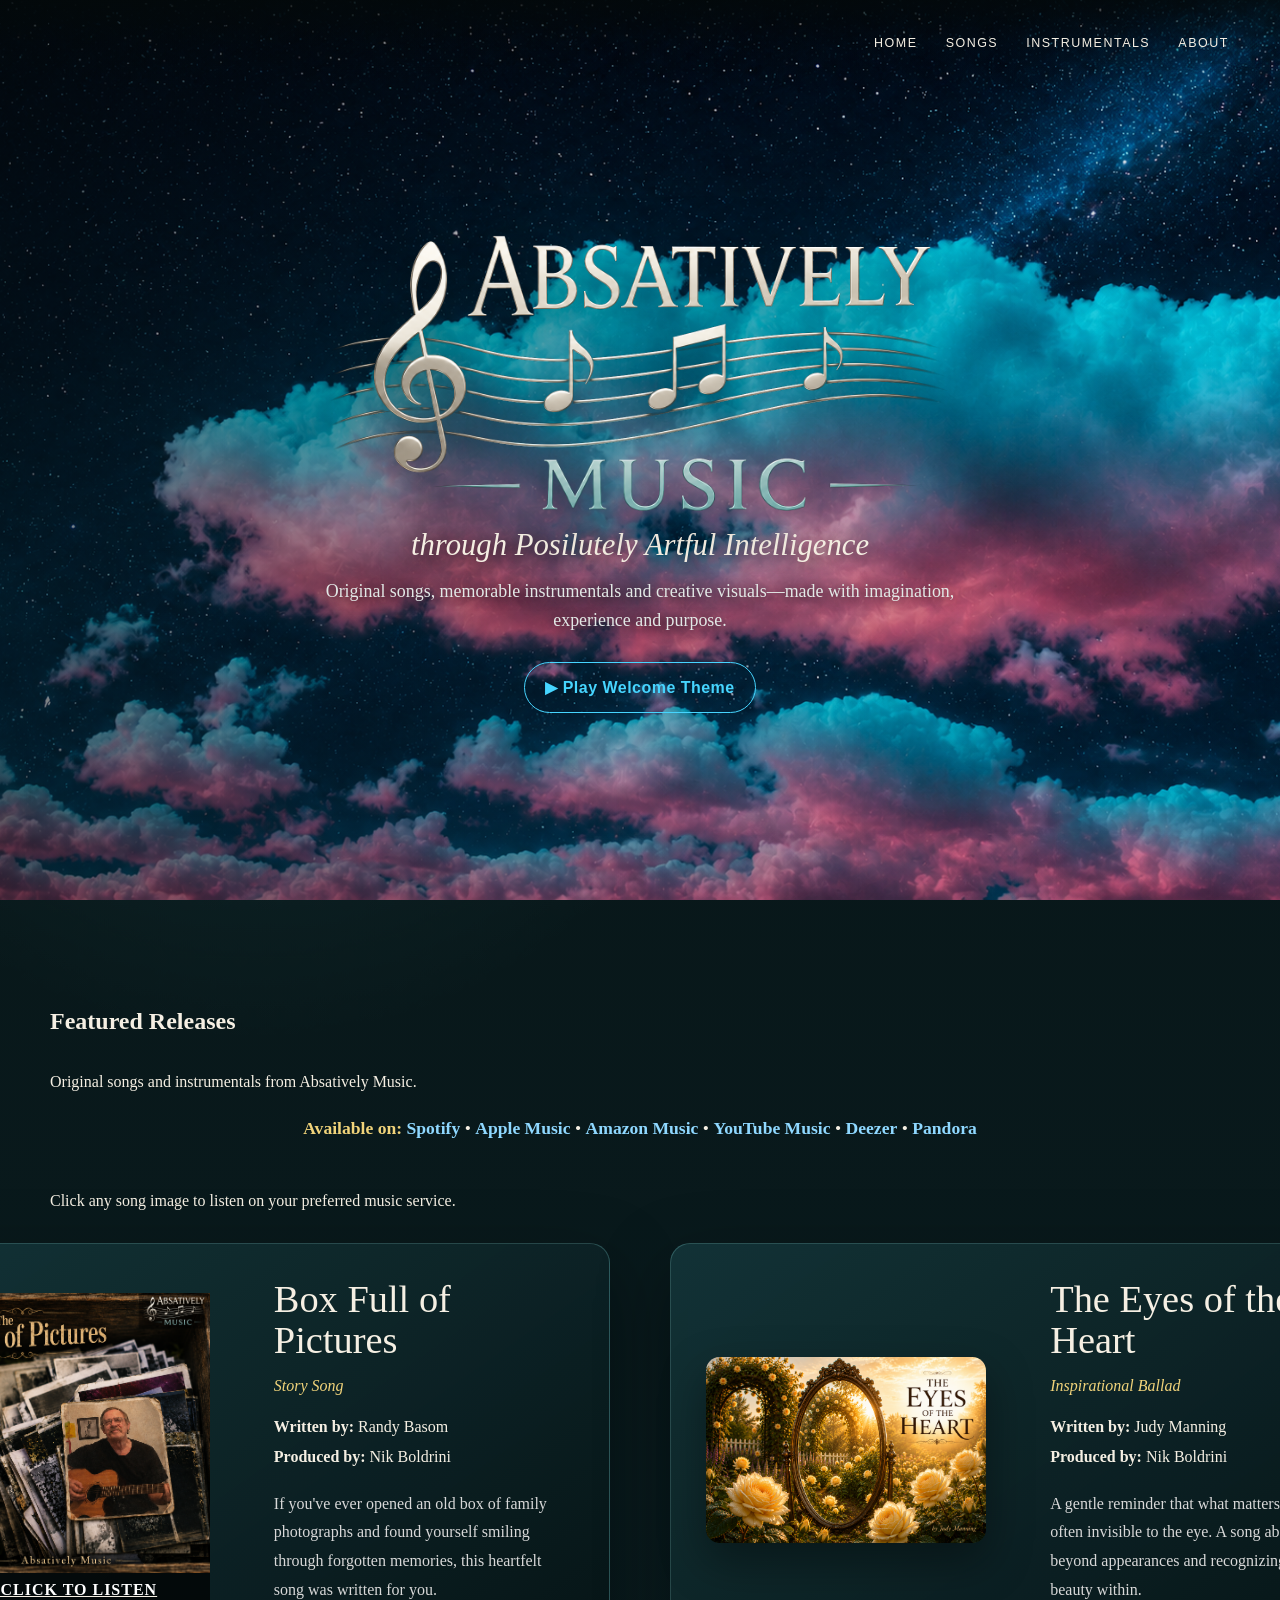
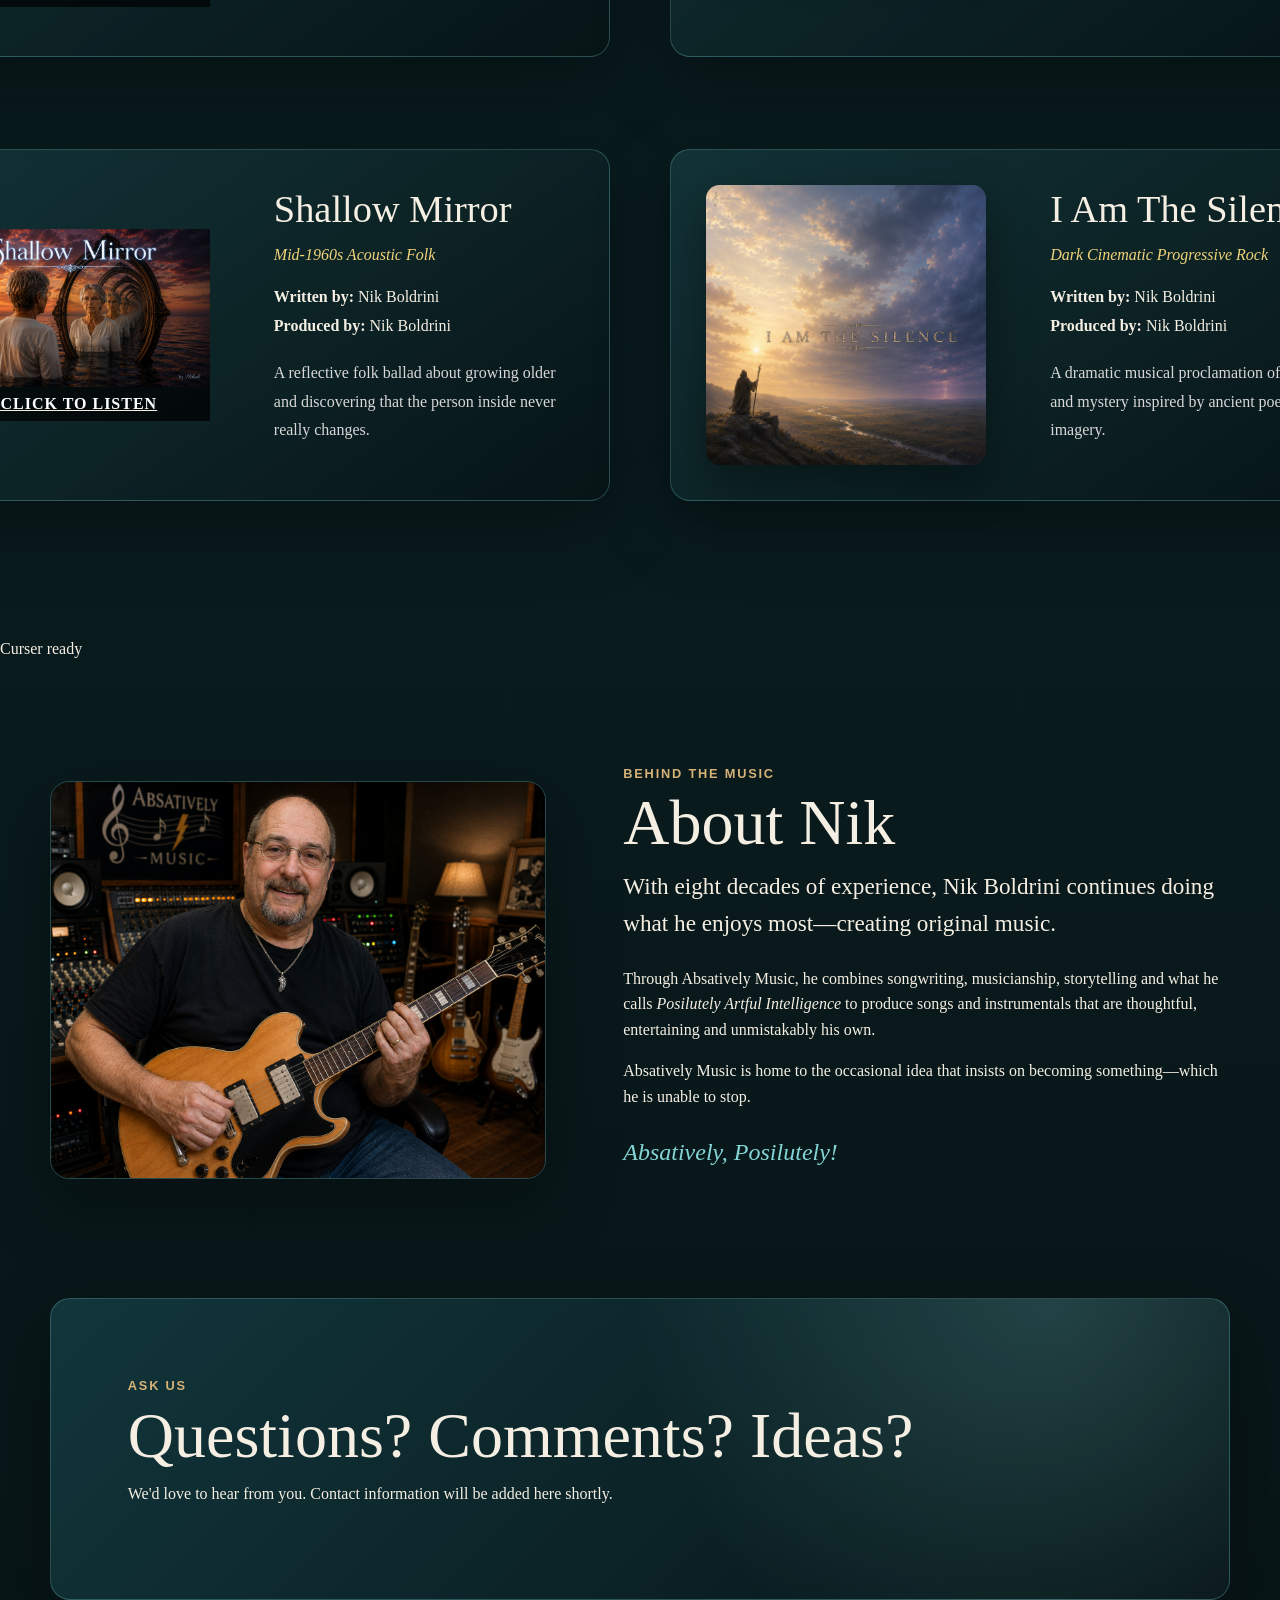
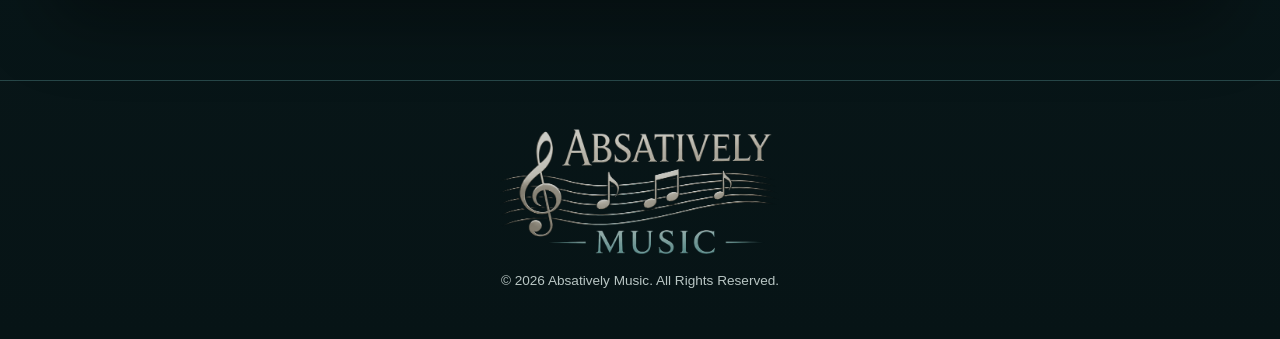
<file: index.html>
<!doctype html>
<html lang="en">
<head>
  <meta charset="utf-8">
  <meta name="viewport" content="width=device-width, initial-scale=1">
  <meta name="description" content="Absatively Music — original songs, inspired stories and timeless instrumentals created through Posilutely Artful Intelligence.">
  <title>Absatively Music</title>
  <link rel="stylesheet" href="styles.css">
</head>
<body>
<header class="hero" id="home">
  <nav class="nav" aria-label="Main navigation">
    <button class="menu" aria-expanded="false" aria-controls="links" aria-label="Open navigation menu">☰</button>
    <div class="links" id="links">
      <a href="#home">Home</a>
<a href="#songs">Songs</a>
<a href="#instrumentals">Instrumentals</a>
<a href="#about">About</a>
    </div>
  </nav>

  <div class="hero-content">
    <img class="hero-logo" src="assets/absatively-logo.png" alt="Absatively Music">
    <p class="hero-tagline">through Posilutely Artful Intelligence</p>
    <p class="intro">Original songs, memorable instrumentals and creative visuals—made with imagination, experience and purpose.</p>
<div class="hero-player-row">    
<div class="actions">
     <!-- Browse button removed for Version 2 -->
      <button class="button secondary" id="themeButton">▶ Play Welcome Theme</button>
    </div>
    <audio class="hero-audio" id="themeAudio" preload="metadata">
      <source src="assets/theme.mp3" type="audio/mpeg">
      Your browser does not support the audio element.
    </audio>
<script>
document.addEventListener('DOMContentLoaded', function () {
    const audio = document.getElementById('themeAudio');
    const button = document.getElementById('themeButton');

    if (!audio || !button) return;

    audio.volume = 0.20;

    button.addEventListener('click', function () {

        if (audio.paused) {
            audio.play();
            button.textContent = '⏸ Pause Welcome Theme';
        } else {
            audio.pause();
            button.textContent = '▶ Play Welcome Theme';
        }

    });

    audio.addEventListener('ended', function () {
        button.textContent = '▶ Play Welcome Theme';
    });

});
</script>
  </div>
</header>

<main>
  <section class="section" id="selections">

<h2>Featured Releases</h2>
<p class="catalog-intro">
<p>Original songs and instrumentals from Absatively Music.</p>


<div class="streaming-links">
<strong>Available on:</strong>
<a href="#">Spotify</a> •
<a href="#">Apple Music</a> •
<a href="#">Amazon Music</a> •
<a href="#">YouTube Music</a> •
<a href="#">Deezer</a> •
<a href="#">Pandora</a>
</div><p class="song-instruction">
Click any song image to listen on your preferred music service.
</p>   
<div class="catalog-grid">
    <article class="feature-card">
     <a class="cover-link" href="https://distrokid.com/hyperfollow/absativelymusic/box-full-of-pictures?ref=release" target="_blank">
  <img src="assets/box-full-of-pictures.png" alt="Box Full of Pictures cover art">
  <span class="cover-label">▶ CLICK TO LISTEN</span>
</a>
      <div>
        
        <h3>Box Full of Pictures</h3>
<p class="genre">Story Song</p>

<p class="credit"><strong>Written by:</strong> Randy Basom</p>

<p class="credit"><strong>Produced by:</strong> Nik Boldrini</p>
       
       
        <p class="description">
If you've ever opened an old box of family photographs and found yourself smiling through forgotten memories, this heartfelt song was written for you.
</p>
      </div>
    </article>
<article class="feature-card">
    <img src="assets/eyes-of-the-heart.png" alt="The Eyes of the Heart cover art">

  
 <div>
        <h3>The Eyes of the Heart</h3>

        <p class="genre">Inspirational Ballad</p>

        <p class="credit"><strong>Written by:</strong> Judy Manning</p>

        <p class="credit"><strong>Produced by:</strong> Nik Boldrini</p>

        <p class="description">
            A gentle reminder that what matters most is often invisible to the eye. A song about seeing beyond appearances and recognizing the beauty within.
        </p>
    </div>

    
</article>
<article class="feature-card">
    <a class="cover-link" href="https://distrokid.com/hyperfollow/absativelymusic/shallow-mirror?ref=release" target="_blank">
  <img src="assets/Shallow Mirror Title.png" alt="Shallow Mirror cover art">
  <span class="cover-label">▶ CLICK TO LISTEN</span>
</a>

    <div>
        <h3>Shallow Mirror</h3>

        <p class="genre">Mid-1960s Acoustic Folk</p>

        <p class="credit"><strong>Written by:</strong> Nik Boldrini</p>

        <p class="credit"><strong>Produced by:</strong> Nik Boldrini</p>

        <p class="description">
            A reflective folk ballad about growing older and discovering that the person inside never really changes.
        </p>
    </div>
</article>
<article class="feature-card">
    <img src="assets/The Silence.png" alt="I Am The Silence cover art">

    <div>
        <h3>I Am The Silence</h3>

        <p class="genre">Dark Cinematic Progressive Rock</p>

        <p class="credit"><strong>Written by:</strong> Nik Boldrini</p>

        <p class="credit"><strong>Produced by:</strong> Nik Boldrini</p>

        <p class="description">
            A dramatic musical proclamation of paradox and mystery inspired by ancient poetic imagery.
        </p>
    </div>
</article>
    </div>
  </section>
Curser ready

  <section class="section about" id="about">
    <img src="assets/nik-studio.png" alt="Nik Boldrini with guitar in his studio">
    <div>
      <p class="label">Behind the Music</p>
      <h2>About Nik</h2>
      <p class="lead">With eight decades of experience, Nik Boldrini continues doing what he enjoys most—creating original music.</p>
      <p>Through Absatively Music, he combines songwriting, musicianship, storytelling and what he calls <em>Posilutely Artful Intelligence</em> to produce songs and instrumentals that are thoughtful, entertaining and unmistakably his own.</p>
      <p>Absatively Music is home to the occasional idea that insists on becoming something—which he is unable to stop.</p>
      <p class="signature">Absatively, Posilutely!</p>
    </div>
  </section>

  <section class="section contact" id="contact">
    <p class="label">Ask Us</p>
    <h2>Questions? Comments? Ideas?</h2>
    <p>We'd love to hear from you. Contact information will be added here shortly.</p>
  </section>
</main>

<footer>
  <img src="assets/absatively-logo.png" alt="">
  <p>© 2026 Absatively Music. All Rights Reserved.</p>
</footer>

</body>
</html>
</file>
<file: styles.css>
:root {
  --ink: #071416;
  --deep: #0b2428;
  --turquoise: #84d5d6;
  --ivory: #f5efe3;
  --gold: #d6b278;
  --muted: #b8c5c3;
  --line: rgba(132, 213, 214, 0.25);
  --shadow: 0 24px 70px rgba(0, 0, 0, 0.35);
}

* { box-sizing: border-box; }
html { scroll-behavior: smooth; background: var(--ink); }
body {
  margin: 0;
  color: var(--ivory);
  background: radial-gradient(circle at 20% 15%, rgba(75,181,186,.13), transparent 32rem), linear-gradient(180deg, #071416 0%, #0a1c1f 55%, #071416 100%);
  font-family: Georgia, "Times New Roman", serif;
  line-height: 1.6;
}
img { display: block; max-width: 100%; }
a { color: inherit; }
button, audio { font: inherit; }

.hero {
  position: relative;
  min-height: 100vh;
  overflow: hidden;
  display: flex;
  align-items: center;
  padding: 5rem clamp(1rem, 5vw, 5rem) 1rem;
  background: linear-gradient(90deg, rgba(4,12,13,.52) 0%, rgba(4,12,13,.22) 48%, rgba(4,12,13,.08) 100%), url("assets/hero.png") center / cover no-repeat;
}

.nav {
  position: absolute;
  inset: 0 0 auto 0;
  z-index: 20;
  display: flex;
  justify-content: flex-end;
  align-items: center;
  min-height: 88px;
  padding: 1rem clamp(1rem, 4vw, 4rem);
  background: linear-gradient(180deg, rgba(3,9,10,.82), rgba(3,9,10,.18), transparent);
}
.links { display: flex; align-items: center; gap: clamp(1rem, 2.2vw, 2.5rem); }
.links a {
  padding: .35rem 0;
  border-bottom: 1px solid transparent;
  color: var(--ivory);
  font-family: Arial, Helvetica, sans-serif;
  font-size: .78rem;
  letter-spacing: .12em;
  text-decoration: none;
  text-transform: uppercase;
}
.links a:hover, .links a:focus-visible { color: var(--turquoise); border-color: var(--turquoise); }
.menu {
  display: none;
  width: 46px;
  height: 42px;
  border: 1px solid var(--line);
  border-radius: .5rem;
  color: var(--ivory);
  background: rgba(6,19,21,.82);
  cursor: pointer;
}

.hero-content {
  position: relative;
  z-index: 2;
  width: min(700px, 58vw);
  margin: 0 auto;
  text-align: center;
}
.hero-logo {
  width: min(620px, 100%);
  margin: 0 auto;
  filter: drop-shadow(0 10px 26px rgba(0,0,0,.55));
}
.hero-tagline {
  margin: 1rem 0 .8rem;
  color: var(--ivory);
  font-size: clamp(1.35rem, 2.4vw, 2.25rem);
  font-style: italic;
  line-height: 1.2;
  text-shadow: 0 3px 16px rgba(0,0,0,.78);
}
.intro {
  max-width: 640px;
  margin: 0 auto 1.7rem;
  color: #e2e8e6;
  font-size: clamp(1rem, 1.4vw, 1.15rem);
  text-shadow: 0 2px 12px rgba(0,0,0,.72);
}
.actions {
  display: flex;
  flex-wrap: wrap;
  justify-content: center;
  gap: .85rem;
  margin-bottom: 1rem;
}
.button {
  min-height: 50px;
  display: inline-flex;
  align-items: center;
  justify-content: center;
  padding: .75rem 1.3rem;
  border: 1px solid #46d5ff;
  border-radius: 999px;
  font-family: Arial, Helvetica, sans-serif;
  font-weight: 700;
  letter-spacing: .03em;
  text-decoration: none;
  cursor: pointer;
  transition: transform .18s ease, background .18s ease, color .18s ease;
}
.button:hover { transform: translateY(-2px); }
.primary { color: #062024; background: var(--turquoise); }
.primary:hover { background: #a4e4e4; }.secondary {
    color: #46d5ff;
    background: transparent;
    backdrop-filter: none;
}
.secondary:hover { background: rgba(132,213,214,.16); }
.hero-audio { display: block; width: min(420px, 100%); margin: 0 auto; }

.section { width: min(1180px, calc(100% - 2rem)); margin: 0 auto; padding: clamp(4rem, 8vw, 7.5rem) 0; }
.section-title { max-width: 760px; margin-bottom: 2.5rem; }
.section-title p, .label {
  margin: 0 0 .45rem;
  color: var(--gold);
  font-family: Arial, Helvetica, sans-serif;
  font-size: .8rem;
  font-weight: 700;
  letter-spacing: .14em;
  text-transform: uppercase;
}
h2, h3, p { margin-top: 0; }
.section-title h2, .about h2, .contact h2 { margin-bottom: .8rem; font-size: clamp(2.4rem, 5vw, 4.8rem); font-weight: 500; line-height: 1; }
.feature-card {
  display: grid;
  grid-template-columns: minmax(280px, .95fr) minmax(300px, 1.05fr);
  gap: clamp(2rem, 5vw, 5rem);
  align-items: center;
  margin-bottom: 2rem;
  padding: clamp(1.2rem, 3vw, 2.2rem);
  border: 1px solid var(--line);
  border-radius: 1.25rem;
  background: linear-gradient(145deg, rgba(20,55,59,.85), rgba(7,20,22,.92));
  box-shadow: var(--shadow);
}
.feature-card > img { width: 100%; border-radius: .85rem; box-shadow: 0 18px 45px rgba(0,0,0,.38); }
.feature-card h3, .tile h3 { margin-bottom: .8rem; font-size: clamp(1.8rem, 3vw, 3rem); font-weight: 500; line-height: 1.05; }
.credits { margin: 1.4rem 0; padding-left: 1rem; border-left: 3px solid var(--turquoise); }
.credits strong { color: var(--turquoise); }
.feature-card audio, .tile audio { width: min(100%, 420px); }
.small { color: var(--muted); font-size: .94rem; }
.tiles { display: grid; grid-template-columns: repeat(3, minmax(0, 1fr)); gap: 1.2rem; }
.tile { overflow: hidden; min-height: 100%; padding: 1.2rem; border: 1px solid var(--line); border-radius: 1rem; background: linear-gradient(145deg, rgba(18,56,61,.9), rgba(7,20,22,.95)); box-shadow: var(--shadow); }
.tile > img { width: 100%; margin-bottom: 1.2rem; border-radius: .75rem; }
.tile.words { display: flex; flex-direction: column; justify-content: center; min-height: 320px; text-align: center; }
.tile.words span { margin-bottom: 1rem; color: var(--turquoise); font-size: 3rem; }
.about { display: grid; grid-template-columns: minmax(300px,.9fr) minmax(320px,1.1fr); gap: clamp(2.5rem,6vw,6rem); align-items: center; }
.about > img { width: 100%; border: 1px solid var(--line); border-radius: 1.2rem; box-shadow: var(--shadow); }
.lead { color: var(--ivory); font-size: clamp(1.2rem,2vw,1.45rem); }
.signature { margin-top: 1.5rem; color: var(--turquoise); font-size: 1.5rem; font-style: italic; }
.contact { margin-bottom: 5rem; padding: clamp(2rem,6vw,5rem); border: 1px solid var(--line); border-radius: 1.25rem; background: radial-gradient(circle at 85% 0%, rgba(132,213,214,.2), transparent 26rem), linear-gradient(135deg, rgba(18,56,61,.96), rgba(7,20,22,.96)); box-shadow: var(--shadow); }
footer { display: flex; flex-direction: column; align-items: center; gap: 1rem; padding: 3rem 1rem; border-top: 1px solid var(--line); color: var(--muted); text-align: center; }
footer img { width: min(280px,72vw); opacity: .8; }
footer p { margin: 0; font-family: Arial, Helvetica, sans-serif; font-size: .85rem; }

@media (max-width: 900px) {
  .hero { align-items: flex-end; padding-top: 7rem; padding-bottom: 3.5rem; background-position: 60% center; }
  .hero-content { width: min(680px,100%); margin: 0 auto; }
  .menu { display: block; margin-left: auto; }
  .links { position: absolute; top: 76px; right: 1rem; left: 1rem; display: none; flex-direction: column; align-items: stretch; padding: 1rem; border: 1px solid var(--line); border-radius: .85rem; background: rgba(4,15,17,.97); box-shadow: var(--shadow); }
  .links.open { display: flex; }
  .links a { padding: .75rem; text-align: center; }
  .feature-card, .about { grid-template-columns: 1fr; }
  .tiles { grid-template-columns: 1fr; }
}

@media (max-width: 560px) {
  .hero { min-height: 100svh; padding-right: 1rem; padding-left: 1rem; background-position: 64% center; }
  .hero-logo { width: min(100%,430px); }
  .hero-tagline { font-size: clamp(1.25rem,7vw,1.8rem); }
  .intro { font-size: 1rem; }
  .actions { flex-direction: column; }
  .button { width: 100%; }
  .section { width: min(100% - 1.1rem,1180px); }
  .feature-card, .tile { padding: .9rem; border-radius: .9rem; }
}
.hero-player-row {
    display: flex;
    justify-content: center;
    align-items: flex-start;
    gap: 1rem;
    flex-wrap: wrap;
}
.catalog-intro{
    max-width:700px;
    margin:0 auto 28px;
    text-align:center;
    line-height:1.8;
    color:#d8d8d8;
    font-size:1.08rem;
}

.streaming-links{
    text-align:center;
    margin:20px auto 45px;
    font-size:1.1rem;
}

.streaming-links strong{
    color:#f0d37a;
}

.streaming-links a{
    color:#8fd8ff;
    text-decoration:none;
    font-weight:600;
}

.streaming-links a:hover{
    color:white;
    text-decoration:underline;
}

.genre{
    color:#f0d37a;
    font-style:italic;
}

.credit{
    margin:4px 0;
}

.description{
    margin-top:20px;
    line-height:1.8;
    color:#d8d8d8;
}
.catalog-grid{
    display:grid;
    grid-template-columns:1fr;
    gap:60px;
    margin-top:30px;
}
.cover-link {
  position: relative;
  display: block;
}

.cover-link img {
  display: block;
  width: 100%;
}


@media (min-width:900px){
    .catalog-grid{
        grid-template-columns:1fr 1fr;
   justify-content: center; 
}
}
.cover-label {
  display: block;
  padding: 4px 8px;
  text-align: center;
  background: rgba(0, 0, 0, 0.72);
  color: white;
  font-weight: bold;
  letter-spacing: 1px;
}
</file>
